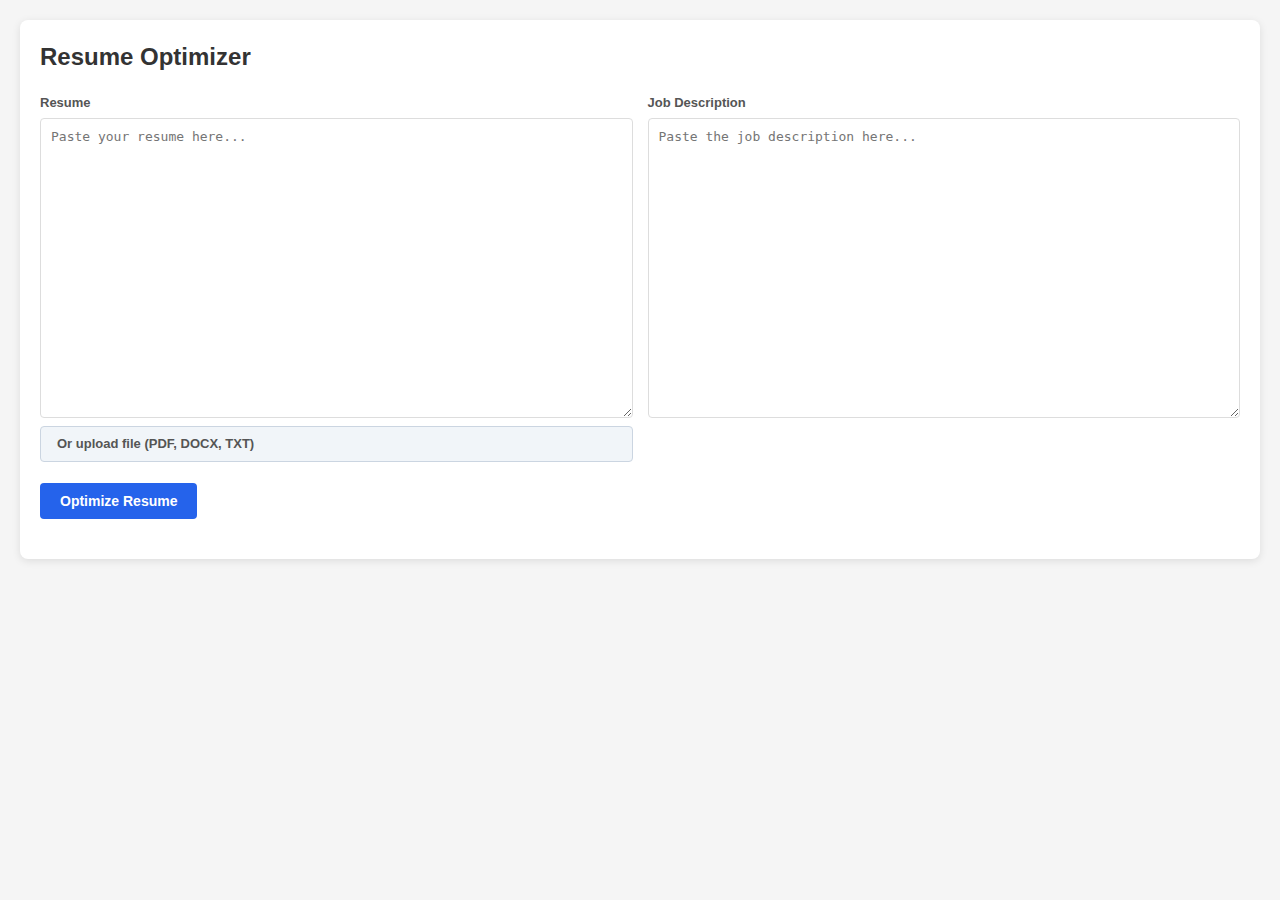
<file: templates/resume_analyzer_compact.html>
<!DOCTYPE html>
<html lang="en">
<head>
    <meta charset="UTF-8">
    <meta name="viewport" content="width=device-width, initial-scale=1.0">
    <title>Resume Optimizer</title>
    <style>
        * {
            margin: 0;
            padding: 0;
            box-sizing: border-box;
        }

        body {
            font-family: -apple-system, BlinkMacSystemFont, "Segoe UI", Roboto, sans-serif;
            background: #f5f5f5;
            padding: 20px;
            line-height: 1.4;
        }

        .container {
            max-width: 1400px;
            margin: 0 auto;
            background: white;
            border-radius: 8px;
            box-shadow: 0 2px 8px rgba(0,0,0,0.1);
            padding: 20px;
        }

        h1 {
            font-size: 24px;
            margin-bottom: 20px;
            color: #333;
        }

        .input-grid {
            display: grid;
            grid-template-columns: 1fr 1fr;
            gap: 15px;
            margin-bottom: 15px;
        }

        .input-section {
            display: flex;
            flex-direction: column;
        }

        label {
            font-size: 13px;
            font-weight: 600;
            margin-bottom: 6px;
            color: #555;
        }

        textarea {
            padding: 10px;
            border: 1px solid #ddd;
            border-radius: 4px;
            font-size: 13px;
            resize: vertical;
            min-height: 300px;
            font-family: monospace;
        }

        .actions {
            display: flex;
            gap: 10px;
            margin-bottom: 20px;
            align-items: center;
        }

        button {
            padding: 10px 20px;
            border: none;
            border-radius: 4px;
            font-size: 14px;
            font-weight: 600;
            cursor: pointer;
            transition: all 0.2s;
        }

        .btn-primary {
            background: #2563eb;
            color: white;
        }

        .btn-primary:hover {
            background: #1d4ed8;
        }

        .btn-primary:disabled {
            background: #94a3b8;
            cursor: not-allowed;
        }

        .btn-secondary {
            background: #10b981;
            color: white;
        }

        .btn-secondary:hover {
            background: #059669;
        }

        .file-upload {
            display: inline-block;
            padding: 8px 16px;
            background: #f1f5f9;
            border: 1px solid #cbd5e1;
            border-radius: 4px;
            font-size: 13px;
            cursor: pointer;
        }

        .file-upload input {
            display: none;
        }

        .status {
            padding: 8px 12px;
            border-radius: 4px;
            font-size: 13px;
            display: none;
        }

        .status.show {
            display: inline-block;
        }

        .status.success {
            background: #d1fae5;
            color: #065f46;
        }

        .status.error {
            background: #fee2e2;
            color: #991b1b;
        }

        .status.info {
            background: #dbeafe;
            color: #1e40af;
        }

        .results {
            display: none;
            margin-top: 20px;
            padding-top: 20px;
            border-top: 2px solid #e5e7eb;
        }

        .results.show {
            display: block;
        }

        .score-bar {
            display: flex;
            gap: 15px;
            margin-bottom: 20px;
            padding: 15px;
            background: #f8fafc;
            border-radius: 6px;
        }

        .score-item {
            flex: 1;
            text-align: center;
        }

        .score-value {
            font-size: 32px;
            font-weight: 700;
            color: #2563eb;
        }

        .score-label {
            font-size: 12px;
            color: #64748b;
            margin-top: 4px;
        }

        .improvement {
            display: inline-block;
            margin-left: 8px;
            padding: 2px 8px;
            background: #d1fae5;
            color: #065f46;
            border-radius: 12px;
            font-size: 11px;
            font-weight: 600;
        }

        .resume-preview {
            background: #f8fafc;
            padding: 15px;
            border-radius: 6px;
            max-height: 400px;
            overflow-y: auto;
            font-family: monospace;
            font-size: 12px;
            white-space: pre-wrap;
            margin-top: 15px;
        }

        .loading {
            display: none;
            align-items: center;
            gap: 10px;
        }

        .loading.show {
            display: flex;
        }

        .spinner {
            border: 3px solid #f3f4f6;
            border-top: 3px solid #2563eb;
            border-radius: 50%;
            width: 20px;
            height: 20px;
            animation: spin 1s linear infinite;
        }

        @keyframes spin {
            0% { transform: rotate(0deg); }
            100% { transform: rotate(360deg); }
        }

        .tabs {
            display: flex;
            gap: 4px;
            border-bottom: 2px solid #e5e7eb;
            margin-bottom: 15px;
        }

        .tab {
            padding: 8px 16px;
            cursor: pointer;
            border: none;
            background: none;
            font-size: 13px;
            font-weight: 500;
            color: #64748b;
            border-bottom: 2px solid transparent;
            margin-bottom: -2px;
        }

        .tab.active {
            color: #2563eb;
            border-bottom-color: #2563eb;
        }

        .tab-content {
            display: none;
        }

        .tab-content.active {
            display: block;
        }
    </style>
</head>
<body>
    <div class="container">
        <h1>Resume Optimizer</h1>

        <div class="input-grid">
            <div class="input-section">
                <label>Resume</label>
                <textarea id="resumeText" placeholder="Paste your resume here..."></textarea>
                <label class="file-upload" style="margin-top: 8px;">
                    <input type="file" id="resumeFile" accept=".pdf,.docx,.doc,.txt">
                    Or upload file (PDF, DOCX, TXT)
                </label>
            </div>

            <div class="input-section">
                <label>Job Description</label>
                <textarea id="jobDescription" placeholder="Paste the job description here..."></textarea>
            </div>
        </div>

        <div class="actions">
            <button class="btn-primary" id="optimizeBtn">Optimize Resume</button>
            <div class="loading" id="loading">
                <div class="spinner"></div>
                <span id="loadingText">Processing...</span>
            </div>
            <div class="status" id="status"></div>
        </div>

        <div class="results" id="results">
            <div class="score-bar">
                <div class="score-item">
                    <div class="score-value" id="originalScore">-</div>
                    <div class="score-label">Original Score</div>
                </div>
                <div class="score-item">
                    <div class="score-value" id="newScore">-</div>
                    <div class="score-label">Optimized Score</div>
                </div>
                <div class="score-item">
                    <div class="score-value" id="improvement" style="color: #10b981;">-</div>
                    <div class="score-label">Improvement</div>
                </div>
            </div>

            <div class="tabs">
                <button class="tab active" data-tab="optimized">Optimized Resume</button>
                <button class="tab" data-tab="analytics">Analytics</button>
            </div>

            <div class="tab-content active" id="tab-optimized">
                <button class="btn-secondary" id="downloadBtn">Download Resume</button>
                <div class="resume-preview" id="resumePreview"></div>
            </div>

            <div class="tab-content" id="tab-analytics">
                <div id="analyticsContent"></div>
            </div>
        </div>
    </div>

    <script>
        const resumeText = document.getElementById('resumeText');
        const jobDescription = document.getElementById('jobDescription');
        const optimizeBtn = document.getElementById('optimizeBtn');
        const loading = document.getElementById('loading');
        const status = document.getElementById('status');
        const results = document.getElementById('results');
        const resumePreview = document.getElementById('resumePreview');
        const downloadBtn = document.getElementById('downloadBtn');
        const resumeFile = document.getElementById('resumeFile');

        let optimizedResume = '';
        let downloadResume = '';

        // File upload
        resumeFile.addEventListener('change', async (e) => {
            const file = e.target.files[0];
            if (!file) return;

            const formData = new FormData();
            formData.append('file', file);

            try {
                const response = await fetch('/api/upload-resume', {
                    method: 'POST',
                    body: formData
                });

                const data = await response.json();
                if (data.success) {
                    resumeText.value = data.text;
                    showStatus('Resume uploaded successfully', 'success');
                } else {
                    showStatus('Upload failed: ' + data.error, 'error');
                }
            } catch (error) {
                showStatus('Upload error: ' + error.message, 'error');
            }
        });

        // Tab switching
        document.querySelectorAll('.tab').forEach(tab => {
            tab.addEventListener('click', () => {
                const tabName = tab.dataset.tab;
                document.querySelectorAll('.tab').forEach(t => t.classList.remove('active'));
                document.querySelectorAll('.tab-content').forEach(c => c.classList.remove('active'));
                tab.classList.add('active');
                document.getElementById('tab-' + tabName).classList.add('active');
            });
        });

        // Optimize
        optimizeBtn.addEventListener('click', async () => {
            const resume = resumeText.value.trim();
            const job = jobDescription.value.trim();

            if (!resume || !job) {
                showStatus('Please enter both resume and job description', 'error');
                return;
            }

            setLoading(true, 'Optimizing resume...');
            hideStatus();
            results.classList.remove('show');

            try {
                const response = await fetch('/api/optimize', {
                    method: 'POST',
                    headers: { 'Content-Type': 'application/json' },
                    body: JSON.stringify({
                        resume_text: resume,
                        job_description: job,
                        provider: 'groq',
                        template: 'professional_modern'
                    })
                });

                const data = await response.json();

                if (data.success) {
                    optimizedResume = data.optimized_resume;
                    downloadResume = data.download_resume;

                    // Show scores
                    const scores = data.score_comparison;
                    document.getElementById('originalScore').textContent = scores.original_score + '%';
                    document.getElementById('newScore').textContent = scores.new_score + '%';
                    document.getElementById('improvement').textContent = '+' + scores.improvement + '%';

                    // Show resume
                    resumePreview.textContent = optimizedResume;

                    // Show analytics
                    if (data.analytics) {
                        showAnalytics(data.analytics);
                    }

                    results.classList.add('show');
                    showStatus('Resume optimized successfully!', 'success');
                } else {
                    showStatus('Optimization failed: ' + data.error, 'error');
                }
            } catch (error) {
                showStatus('Error: ' + error.message, 'error');
            } finally {
                setLoading(false);
            }
        });

        // Download
        downloadBtn.addEventListener('click', () => {
            const blob = new Blob([downloadResume], { type: 'text/plain' });
            const url = URL.createObjectURL(blob);
            const a = document.createElement('a');
            a.href = url;
            a.download = 'optimized_resume.txt';
            a.click();
            URL.revokeObjectURL(url);
        });

        function setLoading(isLoading, text = 'Processing...') {
            if (isLoading) {
                loading.classList.add('show');
                document.getElementById('loadingText').textContent = text;
                optimizeBtn.disabled = true;
            } else {
                loading.classList.remove('show');
                optimizeBtn.disabled = false;
            }
        }

        function showStatus(message, type) {
            status.textContent = message;
            status.className = 'status show ' + type;
        }

        function hideStatus() {
            status.classList.remove('show');
        }

        function showAnalytics(analytics) {
            const content = document.getElementById('analyticsContent');

            let html = '<div style="padding: 15px; background: #f8fafc; border-radius: 6px;">';

            // Keyword analysis
            if (analytics.keyword_analysis) {
                const ka = analytics.keyword_analysis;
                html += `
                    <div style="margin-bottom: 20px;">
                        <h3 style="font-size: 16px; margin-bottom: 10px;">Keyword Analysis</h3>
                        <div style="display: grid; grid-template-columns: repeat(3, 1fr); gap: 10px;">
                            <div style="background: white; padding: 10px; border-radius: 4px;">
                                <div style="font-size: 20px; font-weight: 700; color: #2563eb;">${ka.total_matched_keywords || 0}</div>
                                <div style="font-size: 11px; color: #64748b;">Keywords Matched</div>
                            </div>
                            <div style="background: white; padding: 10px; border-radius: 4px;">
                                <div style="font-size: 20px; font-weight: 700; color: #10b981;">${ka.keywords_added || 0}</div>
                                <div style="font-size: 11px; color: #64748b;">Keywords Added</div>
                            </div>
                            <div style="background: white; padding: 10px; border-radius: 4px;">
                                <div style="font-size: 20px; font-weight: 700; color: #f59e0b;">${ka.coverage_percentage || 0}%</div>
                                <div style="font-size: 11px; color: #64748b;">Coverage</div>
                            </div>
                        </div>
                    </div>
                `;
            }

            // Changes made
            if (analytics.change_explanations && analytics.change_explanations.length > 0) {
                html += `
                    <div style="margin-bottom: 20px;">
                        <h3 style="font-size: 16px; margin-bottom: 10px;">Key Changes</h3>
                        <div style="background: white; padding: 12px; border-radius: 4px; max-height: 200px; overflow-y: auto;">
                `;

                analytics.change_explanations.slice(0, 5).forEach(change => {
                    html += `<div style="margin-bottom: 8px; padding-bottom: 8px; border-bottom: 1px solid #e5e7eb; font-size: 13px;">
                        <strong>${change.section}</strong>: ${change.explanation}
                    </div>`;
                });

                html += '</div></div>';
            }

            html += '</div>';
            content.innerHTML = html;
        }
    </script>
</body>
</html>
</file>
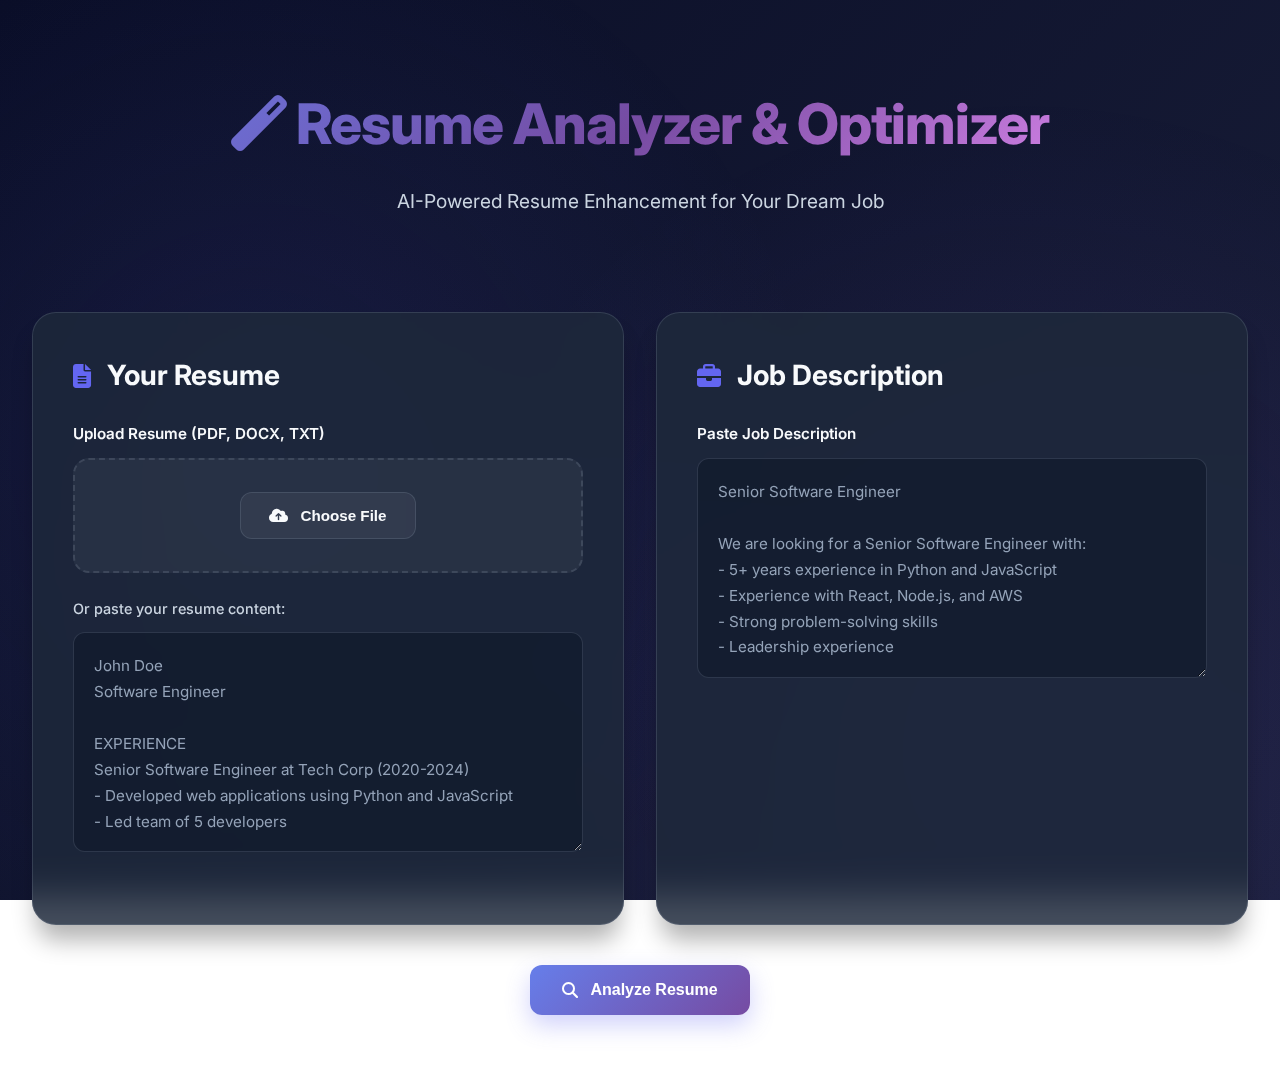
<file: templates/resume_analyzer_new.html>
<!DOCTYPE html>
<html lang="en">
<head>
    <meta charset="UTF-8">
    <meta name="viewport" content="width=device-width, initial-scale=1.0">
    <title>Resume Analyzer & Optimizer | AI-Powered Resume Enhancement</title>
    <link rel="stylesheet" href="https://cdnjs.cloudflare.com/ajax/libs/font-awesome/6.4.0/css/all.min.css">
    <link href="https://fonts.googleapis.com/css2?family=Inter:wght@300;400;500;600;700;800&display=swap" rel="stylesheet">
    <style>
        * {
            margin: 0;
            padding: 0;
            box-sizing: border-box;
        }

        :root {
            --primary: #6366f1;
            --primary-dark: #4f46e5;
            --primary-light: #818cf8;
            --success: #10b981;
            --warning: #f59e0b;
            --danger: #ef4444;
            --bg: #0a0e27;
            --bg-gradient: linear-gradient(135deg, #0a0e27 0%, #1a1f3a 100%);
            --bg-card: rgba(30, 41, 59, 0.8);
            --bg-card-hover: rgba(51, 65, 85, 0.9);
            --bg-glass: rgba(255, 255, 255, 0.05);
            --text: #f8fafc;
            --text-muted: #cbd5e1;
            --text-light: #94a3b8;
            --border: rgba(148, 163, 184, 0.2);
            --shadow: 0 20px 25px -5px rgba(0, 0, 0, 0.3);
            --shadow-lg: 0 25px 50px -12px rgba(0, 0, 0, 0.5);
        }

        body {
            font-family: 'Inter', -apple-system, BlinkMacSystemFont, sans-serif;
            background: var(--bg-gradient);
            background-attachment: fixed;
            color: var(--text);
            line-height: 1.6;
            min-height: 100vh;
            position: relative;
            overflow-x: hidden;
        }

        body::before {
            content: '';
            position: fixed;
            top: 0;
            left: 0;
            width: 100%;
            height: 100%;
            background: 
                radial-gradient(circle at 20% 50%, rgba(99, 102, 241, 0.1) 0%, transparent 50%),
                radial-gradient(circle at 80% 80%, rgba(139, 92, 246, 0.1) 0%, transparent 50%);
            pointer-events: none;
            z-index: 0;
        }

        .container {
            max-width: 1400px;
            margin: 0 auto;
            padding: 2rem;
            position: relative;
            z-index: 1;
        }

        .header {
            text-align: center;
            margin-bottom: 3rem;
            padding: 3rem 0;
            animation: fadeInDown 0.6s ease-out;
        }

        .header h1 {
            font-size: clamp(2rem, 5vw, 3.5rem);
            font-weight: 800;
            background: linear-gradient(135deg, #667eea 0%, #764ba2 50%, #f093fb 100%);
            -webkit-background-clip: text;
            -webkit-text-fill-color: transparent;
            background-clip: text;
            margin-bottom: 1rem;
            letter-spacing: -0.02em;
        }

        .header p {
            color: var(--text-muted);
            font-size: 1.2rem;
            font-weight: 400;
        }

        .main-content {
            display: grid;
            grid-template-columns: 1fr 1fr;
            gap: 2rem;
            margin-bottom: 2rem;
            animation: fadeInUp 0.8s ease-out;
        }

        .card {
            background: var(--bg-card);
            backdrop-filter: blur(20px);
            border: 1px solid var(--border);
            border-radius: 24px;
            padding: 2.5rem;
            transition: all 0.3s cubic-bezier(0.4, 0, 0.2, 1);
            box-shadow: var(--shadow);
        }

        .card:hover {
            transform: translateY(-4px);
            box-shadow: var(--shadow-lg);
            border-color: var(--primary-light);
        }

        .card h2 {
            font-size: 1.75rem;
            margin-bottom: 1.5rem;
            display: flex;
            align-items: center;
            gap: 1rem;
            font-weight: 700;
            color: var(--text);
        }

        .card h2 i {
            color: var(--primary);
            font-size: 1.5rem;
        }

        .form-group {
            margin-bottom: 1.5rem;
        }

        .form-group label {
            display: block;
            margin-bottom: 0.75rem;
            font-weight: 600;
            color: var(--text);
            font-size: 0.95rem;
        }

        .upload-area {
            border: 2px dashed var(--border);
            border-radius: 16px;
            padding: 2rem;
            text-align: center;
            transition: all 0.3s;
            background: var(--bg-glass);
            margin-bottom: 1rem;
        }

        .upload-area:hover {
            border-color: var(--primary);
            background: rgba(99, 102, 241, 0.1);
        }

        .btn {
            padding: 1rem 2rem;
            border: none;
            border-radius: 12px;
            font-size: 1rem;
            font-weight: 600;
            cursor: pointer;
            transition: all 0.3s cubic-bezier(0.4, 0, 0.2, 1);
            display: inline-flex;
            align-items: center;
            gap: 0.75rem;
            position: relative;
            overflow: hidden;
        }

        .btn::before {
            content: '';
            position: absolute;
            top: 50%;
            left: 50%;
            width: 0;
            height: 0;
            border-radius: 50%;
            background: rgba(255, 255, 255, 0.2);
            transform: translate(-50%, -50%);
            transition: width 0.6s, height 0.6s;
        }

        .btn:hover::before {
            width: 300px;
            height: 300px;
        }

        .btn-primary {
            background: linear-gradient(135deg, #667eea 0%, #764ba2 100%);
            color: white;
            box-shadow: 0 10px 25px rgba(99, 102, 241, 0.3);
        }

        .btn-primary:hover {
            transform: translateY(-3px);
            box-shadow: 0 15px 35px rgba(99, 102, 241, 0.4);
        }

        .btn-primary:active {
            transform: translateY(-1px);
        }

        .btn-download {
            background: linear-gradient(135deg, #10b981 0%, #059669 100%);
            color: white;
            padding: 0.875rem 1.75rem;
            font-size: 0.95rem;
            box-shadow: 0 8px 20px rgba(16, 185, 129, 0.3);
        }

        .btn-download:hover {
            transform: translateY(-2px);
            box-shadow: 0 12px 28px rgba(16, 185, 129, 0.4);
        }

        .btn-upload {
            background: var(--bg-glass);
            color: var(--text);
            border: 1px solid var(--border);
            padding: 0.875rem 1.75rem;
            font-size: 0.95rem;
        }

        .btn-upload:hover {
            background: rgba(99, 102, 241, 0.2);
            border-color: var(--primary);
            color: var(--primary-light);
        }

        .btn:disabled {
            opacity: 0.5;
            cursor: not-allowed;
            transform: none !important;
        }

        textarea {
            width: 100%;
            padding: 1.25rem;
            background: rgba(15, 23, 42, 0.6);
            border: 1px solid var(--border);
            border-radius: 12px;
            color: var(--text);
            font-family: inherit;
            font-size: 0.95rem;
            resize: vertical;
            min-height: 220px;
            transition: all 0.3s;
            line-height: 1.7;
        }

        textarea:focus {
            outline: none;
            border-color: var(--primary);
            box-shadow: 0 0 0 4px rgba(99, 102, 241, 0.15);
            background: rgba(15, 23, 42, 0.8);
        }

        textarea::placeholder {
            color: var(--text-light);
        }

        .btn-center {
            text-align: center;
            margin: 2.5rem 0;
        }

        .loading {
            display: none;
            text-align: center;
            padding: 3rem 2rem;
            background: var(--bg-card);
            border-radius: 24px;
            margin: 2rem 0;
        }

        .loading.show {
            display: block;
            animation: fadeIn 0.3s ease-out;
        }

        .spinner {
            border: 4px solid var(--border);
            border-top: 4px solid var(--primary);
            border-radius: 50%;
            width: 50px;
            height: 50px;
            animation: spin 1s linear infinite;
            margin: 0 auto 1.5rem;
        }

        @keyframes spin {
            0% { transform: rotate(0deg); }
            100% { transform: rotate(360deg); }
        }

        @keyframes fadeIn {
            from { opacity: 0; }
            to { opacity: 1; }
        }

        @keyframes fadeInDown {
            from {
                opacity: 0;
                transform: translateY(-20px);
            }
            to {
                opacity: 1;
                transform: translateY(0);
            }
        }

        @keyframes fadeInUp {
            from {
                opacity: 0;
                transform: translateY(20px);
            }
            to {
                opacity: 1;
                transform: translateY(0);
            }
        }

        .message {
            padding: 1.25rem 1.5rem;
            border-radius: 12px;
            margin-bottom: 1.5rem;
            display: none;
            animation: slideIn 0.3s ease-out;
            font-weight: 500;
        }

        .message.show {
            display: block;
        }

        @keyframes slideIn {
            from {
                opacity: 0;
                transform: translateX(-20px);
            }
            to {
                opacity: 1;
                transform: translateX(0);
            }
        }

        .message-success {
            background: rgba(16, 185, 129, 0.15);
            border: 1px solid var(--success);
            color: var(--success);
        }

        .message-error {
            background: rgba(239, 68, 68, 0.15);
            border: 1px solid var(--danger);
            color: var(--danger);
        }

        .results-section {
            margin-top: 2rem;
            animation: fadeInUp 0.6s ease-out;
        }

        .match-score-card {
            background: var(--bg-card);
            backdrop-filter: blur(20px);
            border: 1px solid var(--border);
            border-radius: 24px;
            padding: 3rem 2rem;
            text-align: center;
            margin-bottom: 2rem;
            box-shadow: var(--shadow);
            position: relative;
            overflow: hidden;
        }

        .match-score-card::before {
            content: '';
            position: absolute;
            top: 0;
            left: 0;
            right: 0;
            height: 4px;
            background: linear-gradient(90deg, #667eea, #764ba2, #f093fb);
        }

        .score-circle {
            width: 180px;
            height: 180px;
            border-radius: 50%;
            display: flex;
            flex-direction: column;
            align-items: center;
            justify-content: center;
            margin: 0 auto 2rem;
            font-size: 3rem;
            font-weight: 800;
            position: relative;
            transition: all 0.5s cubic-bezier(0.4, 0, 0.2, 1);
            box-shadow: 0 20px 40px rgba(0, 0, 0, 0.3);
        }

        .score-circle::after {
            content: '';
            position: absolute;
            inset: -4px;
            border-radius: 50%;
            padding: 4px;
            background: linear-gradient(135deg, transparent, rgba(255, 255, 255, 0.1));
            -webkit-mask: linear-gradient(#fff 0 0) content-box, linear-gradient(#fff 0 0);
            -webkit-mask-composite: xor;
            mask-composite: exclude;
        }

        .score-high {
            background: linear-gradient(135deg, #10b981 0%, #059669 100%);
            color: white;
        }

        .score-medium {
            background: linear-gradient(135deg, #f59e0b 0%, #d97706 100%);
            color: white;
        }

        .score-low {
            background: linear-gradient(135deg, #ef4444 0%, #dc2626 100%);
            color: white;
        }

        #score-value {
            font-size: 3.5rem;
            line-height: 1;
            margin-bottom: 0.5rem;
        }

        #score-message {
            font-size: 1.75rem;
            font-weight: 700;
            margin-bottom: 0.75rem;
        }

        #score-description {
            color: var(--text-muted);
            font-size: 1.1rem;
        }

        .analysis-card {
            background: var(--bg-card);
            backdrop-filter: blur(20px);
            border: 1px solid var(--border);
            border-radius: 20px;
            padding: 2rem;
            margin-bottom: 1.5rem;
            transition: all 0.3s;
            box-shadow: var(--shadow);
        }

        .analysis-card:hover {
            transform: translateY(-2px);
            box-shadow: var(--shadow-lg);
        }

        .analysis-card h3 {
            font-size: 1.5rem;
            margin-bottom: 1.5rem;
            display: flex;
            align-items: center;
            gap: 0.75rem;
            font-weight: 700;
        }

        .analysis-card h3 i {
            font-size: 1.25rem;
        }

        .strengths-list, .improvements-list, .suggestions-list {
            list-style: none;
        }

        .strengths-list li, .improvements-list li {
            padding: 1rem 1.25rem;
            margin-bottom: 0.75rem;
            border-radius: 12px;
            display: flex;
            align-items: start;
            gap: 1rem;
            transition: all 0.2s;
        }

        .strengths-list li:hover, .improvements-list li:hover {
            transform: translateX(4px);
        }

        .strengths-list li {
            background: rgba(16, 185, 129, 0.15);
            border-left: 4px solid var(--success);
        }

        .strengths-list li i {
            color: var(--success);
            margin-top: 0.25rem;
        }

        .improvements-list li {
            background: rgba(245, 158, 11, 0.15);
            border-left: 4px solid var(--warning);
        }

        .improvements-list li i {
            color: var(--warning);
            margin-top: 0.25rem;
        }

        .suggestions-list li {
            padding: 1.25rem;
            margin-bottom: 1rem;
            background: rgba(99, 102, 241, 0.1);
            border-radius: 12px;
            border-left: 4px solid var(--primary);
            transition: all 0.2s;
            line-height: 1.7;
        }

        .suggestions-list li:hover {
            background: rgba(99, 102, 241, 0.15);
            transform: translateX(4px);
        }

        .optimization-section {
            display: none;
            margin-top: 2rem;
            animation: fadeInUp 0.5s ease-out;
        }

        .optimization-section.show {
            display: block;
        }

        .comparison-view {
            display: grid;
            grid-template-columns: 1fr 1fr;
            gap: 2rem;
            margin-top: 2rem;
        }

        .resume-panel {
            background: rgba(15, 23, 42, 0.6);
            border: 1px solid var(--border);
            border-radius: 16px;
            padding: 2rem;
            transition: all 0.3s;
        }

        .resume-panel:hover {
            border-color: var(--primary);
            box-shadow: 0 10px 25px rgba(99, 102, 241, 0.2);
        }

        .resume-panel h4 {
            margin-bottom: 1.5rem;
            color: var(--primary-light);
            font-size: 1.25rem;
            font-weight: 700;
            display: flex;
            align-items: center;
            gap: 0.75rem;
        }

        .resume-content {
            white-space: pre-wrap;
            font-family: 'Courier New', 'Monaco', monospace;
            font-size: 0.9rem;
            line-height: 1.8;
            color: var(--text-muted);
            max-height: 600px;
            overflow-y: auto;
            padding: 1rem;
            background: rgba(0, 0, 0, 0.2);
            border-radius: 8px;
        }

        .resume-content::-webkit-scrollbar {
            width: 8px;
        }

        .resume-content::-webkit-scrollbar-track {
            background: rgba(0, 0, 0, 0.2);
            border-radius: 4px;
        }

        .resume-content::-webkit-scrollbar-thumb {
            background: var(--primary);
            border-radius: 4px;
        }

        .resume-content::-webkit-scrollbar-thumb:hover {
            background: var(--primary-light);
        }

        @media (max-width: 968px) {
            .main-content {
                grid-template-columns: 1fr;
            }
            
            .comparison-view {
                grid-template-columns: 1fr;
            }

            .container {
                padding: 1rem;
            }

            .card {
                padding: 1.5rem;
            }
        }

        .filename-display {
            margin-top: 0.75rem;
            padding: 0.75rem 1rem;
            background: rgba(99, 102, 241, 0.1);
            border-radius: 8px;
            color: var(--primary-light);
            font-size: 0.9rem;
            display: inline-flex;
            align-items: center;
            gap: 0.5rem;
        }
    </style>
</head>
<body>
    <div class="container">
        <div class="header">
            <h1><i class="fas fa-magic"></i> Resume Analyzer & Optimizer</h1>
            <p>AI-Powered Resume Enhancement for Your Dream Job</p>
        </div>

        <div id="message" class="message"></div>

        <div class="main-content">
            <div class="card">
                <h2><i class="fas fa-file-alt"></i> Your Resume</h2>
                <div class="form-group">
                    <label for="resume-upload">Upload Resume (PDF, DOCX, TXT)</label>
                    <div class="upload-area">
                        <input type="file" id="resume-upload" accept=".pdf,.docx,.doc,.txt" style="display: none;" onchange="handleResumeUpload(event)">
                        <button type="button" class="btn btn-upload" onclick="document.getElementById('resume-upload').click()">
                            <i class="fas fa-cloud-upload-alt"></i> Choose File
                        </button>
                        <div id="resume-filename" class="filename-display" style="display: none;"></div>
                    </div>
                    <div style="margin-top: 1.5rem;">
                        <label style="font-size: 0.9rem; color: var(--text-muted); font-weight: 500;">Or paste your resume content:</label>
                        <textarea id="resume-text" placeholder="John Doe&#10;Software Engineer&#10;&#10;EXPERIENCE&#10;Senior Software Engineer at Tech Corp (2020-2024)&#10;- Developed web applications using Python and JavaScript&#10;- Led team of 5 developers&#10;&#10;SKILLS&#10;Python, JavaScript, React, AWS, Docker"></textarea>
                    </div>
                </div>
            </div>

            <div class="card">
                <h2><i class="fas fa-briefcase"></i> Job Description</h2>
                <div class="form-group">
                    <label for="job-description">Paste Job Description</label>
                    <textarea id="job-description" placeholder="Senior Software Engineer&#10;&#10;We are looking for a Senior Software Engineer with:&#10;- 5+ years experience in Python and JavaScript&#10;- Experience with React, Node.js, and AWS&#10;- Strong problem-solving skills&#10;- Leadership experience"></textarea>
                </div>
            </div>
        </div>

        <div class="btn-center">
            <button class="btn btn-primary" onclick="analyzeResume()">
                <i class="fas fa-search"></i> Analyze Resume
            </button>
        </div>

        <div id="loading" class="loading">
            <div class="spinner"></div>
            <p style="font-size: 1.1rem; color: var(--text-muted);">Analyzing your resume...</p>
        </div>

        <div id="results" style="display: none;" class="results-section">
            <div class="match-score-card">
                <div id="score-circle" class="score-circle">
                    <span id="score-value">0%</span>
                </div>
                <h2 id="score-message">Analyzing...</h2>
                <p id="score-description"></p>
            </div>

            <div class="analysis-card">
                <h3><i class="fas fa-check-circle" style="color: var(--success);"></i> Strengths</h3>
                <ul id="strengths-list" class="strengths-list"></ul>
            </div>

            <div class="analysis-card">
                <h3><i class="fas fa-exclamation-triangle" style="color: var(--warning);"></i> Improvements Needed</h3>
                <ul id="improvements-list" class="improvements-list"></ul>
            </div>

            <div class="analysis-card">
                <h3><i class="fas fa-lightbulb" style="color: var(--primary);"></i> Content Suggestions</h3>
                <ol id="suggestions-list" class="suggestions-list"></ol>
            </div>

            <div id="optimization-section" class="optimization-section">
                <div class="btn-center">
                    <button class="btn btn-primary" onclick="optimizeResume()">
                        <i class="fas fa-magic"></i> Optimize Resume
                    </button>
                </div>
            </div>
        </div>

        <div id="optimization-results" style="display: none;" class="results-section">
            <div class="analysis-card">
                <h3><i class="fas fa-code-branch" style="color: var(--primary);"></i> Before / After Comparison</h3>
                <div class="comparison-view">
                    <div class="resume-panel">
                        <h4><i class="fas fa-file-alt"></i> Original Resume</h4>
                        <div id="original-resume" class="resume-content"></div>
                    </div>
                    <div class="resume-panel">
                        <div style="display: flex; justify-content: space-between; align-items: center; margin-bottom: 1.5rem;">
                            <h4 style="margin: 0;"><i class="fas fa-star"></i> Optimized Resume</h4>
                            <button class="btn btn-download" onclick="downloadOptimizedResume()" id="download-btn" style="display: none;">
                                <i class="fas fa-download"></i> Download
                            </button>
                        </div>
                        <div id="optimized-resume" class="resume-content"></div>
                    </div>
                </div>
            </div>
        </div>
    </div>

    <script>
        let currentResumeText = '';
        let currentJobDescription = '';
        let currentSuggestions = [];

        function showMessage(text, type = 'success') {
            const messageEl = document.getElementById('message');
            messageEl.textContent = text;
            messageEl.className = `message message-${type} show`;
            setTimeout(() => {
                messageEl.classList.remove('show');
            }, 5000);
        }

        async function handleResumeUpload(event) {
            const file = event.target.files[0];
            if (!file) return;

            const filenameEl = document.getElementById('resume-filename');
            filenameEl.innerHTML = `<i class="fas fa-file"></i> ${file.name}`;
            filenameEl.style.display = 'inline-flex';
            
            document.getElementById('loading').classList.add('show');
            document.getElementById('loading').querySelector('p').textContent = 'Uploading and parsing resume...';

            try {
                const formData = new FormData();
                formData.append('file', file);

                const response = await fetch('/api/upload-resume', {
                    method: 'POST',
                    body: formData
                });

                const data = await response.json();
                document.getElementById('loading').classList.remove('show');

                if (data.success) {
                    document.getElementById('resume-text').value = data.resume_text;
                    showMessage('Resume uploaded and parsed successfully!', 'success');
                } else {
                    showMessage('Error: ' + (data.error || 'Failed to parse resume'), 'error');
                    filenameEl.style.display = 'none';
                }
            } catch (error) {
                document.getElementById('loading').classList.remove('show');
                showMessage('Error uploading resume: ' + error.message, 'error');
                filenameEl.style.display = 'none';
            }
        }

        async function analyzeResume() {
            let resumeText = document.getElementById('resume-text').value.trim();
            const jobDescription = document.getElementById('job-description').value.trim();

            if (!resumeText || !jobDescription) {
                showMessage('Please upload/paste resume and enter job description', 'error');
                return;
            }

            currentResumeText = resumeText;
            currentJobDescription = jobDescription;

            document.getElementById('loading').classList.add('show');
            document.getElementById('results').style.display = 'none';
            document.getElementById('optimization-results').style.display = 'none';

            try {
                const response = await fetch('/api/analyze', {
                    method: 'POST',
                    headers: { 'Content-Type': 'application/json' },
                    body: JSON.stringify({
                        resume_text: resumeText,
                        job_description: jobDescription
                    })
                });

                const data = await response.json();
                document.getElementById('loading').classList.remove('show');

                if (!data.success) {
                    showMessage('Error: ' + (data.error || 'Unknown error'), 'error');
                    return;
                }

                displayAnalysisResults(data);

            } catch (error) {
                document.getElementById('loading').classList.remove('show');
                showMessage('Error analyzing resume: ' + error.message, 'error');
            }
        }

        function displayAnalysisResults(data) {
            const score = data.match_score;
            const scoreCircle = document.getElementById('score-circle');
            const scoreValue = document.getElementById('score-value');
            const scoreMessage = document.getElementById('score-message');
            const scoreDescription = document.getElementById('score-description');

            // Animate score
            let currentScore = 0;
            const increment = score / 30;
            const timer = setInterval(() => {
                currentScore += increment;
                if (currentScore >= score) {
                    currentScore = score;
                    clearInterval(timer);
                }
                scoreValue.textContent = Math.round(currentScore) + '%';
            }, 30);

            scoreCircle.className = 'score-circle ';
            if (score >= 70) {
                scoreCircle.classList.add('score-high');
                scoreMessage.textContent = 'Great Match!';
                scoreDescription.textContent = 'Your resume is well-matched with this job. No optimization needed!';
            } else if (score >= 50) {
                scoreCircle.classList.add('score-medium');
                scoreMessage.textContent = 'Good Match';
                scoreDescription.textContent = 'Your resume matches well, but could be improved.';
            } else {
                scoreCircle.classList.add('score-low');
                scoreMessage.textContent = 'Needs Improvement';
                scoreDescription.textContent = 'Your resume needs optimization to better match this job.';
            }

            const strengthsList = document.getElementById('strengths-list');
            strengthsList.innerHTML = data.strengths.map(s => 
                `<li><i class="fas fa-check"></i> <span>${s}</span></li>`
            ).join('');

            const improvementsList = document.getElementById('improvements-list');
            improvementsList.innerHTML = data.improvements_needed.map(i => 
                `<li><i class="fas fa-exclamation-circle"></i> <span>${i}</span></li>`
            ).join('');

            const suggestionsList = document.getElementById('suggestions-list');
            suggestionsList.innerHTML = data.content_suggestions.map((s, idx) => 
                `<li><strong>${idx + 1}.</strong> ${s}</li>`
            ).join('');

            const optimizationSection = document.getElementById('optimization-section');
            if (data.show_optimization) {
                optimizationSection.classList.add('show');
                currentSuggestions = data.content_suggestions;
            } else {
                optimizationSection.classList.remove('show');
            }

            document.getElementById('results').style.display = 'block';
            document.getElementById('results').scrollIntoView({ behavior: 'smooth', block: 'start' });
        }

        async function optimizeResume() {
            if (!currentResumeText || !currentJobDescription) {
                showMessage('Please analyze your resume first', 'error');
                return;
            }

            document.getElementById('loading').classList.add('show');
            document.getElementById('loading').querySelector('p').textContent = 'Optimizing your resume...';

            try {
                const response = await fetch('/api/optimize', {
                    method: 'POST',
                    headers: { 'Content-Type': 'application/json' },
                    body: JSON.stringify({
                        resume_text: currentResumeText,
                        job_description: currentJobDescription,
                        suggestions: currentSuggestions
                    })
                });

                const data = await response.json();
                document.getElementById('loading').classList.remove('show');

                if (!data.success) {
                    showMessage('Error: ' + (data.error || 'Unknown error'), 'error');
                    return;
                }

                document.getElementById('original-resume').textContent = data.original_resume;
                document.getElementById('optimized-resume').textContent = data.optimized_resume;
                document.getElementById('optimization-results').style.display = 'block';
                document.getElementById('download-btn').style.display = 'inline-flex';
                document.getElementById('optimization-results').scrollIntoView({ behavior: 'smooth', block: 'start' });

                showMessage('Resume optimized successfully!', 'success');

            } catch (error) {
                document.getElementById('loading').classList.remove('show');
                showMessage('Error optimizing resume: ' + error.message, 'error');
            }
        }

        function downloadOptimizedResume() {
            const optimizedResume = document.getElementById('optimized-resume').textContent;
            
            if (!optimizedResume || optimizedResume.trim() === '') {
                showMessage('No optimized resume to download', 'error');
                return;
            }

            const blob = new Blob([optimizedResume], { type: 'text/plain' });
            const url = window.URL.createObjectURL(blob);
            
            const a = document.createElement('a');
            a.href = url;
            a.download = 'optimized_resume.txt';
            document.body.appendChild(a);
            a.click();
            
            document.body.removeChild(a);
            window.URL.revokeObjectURL(url);
            
            showMessage('Resume downloaded successfully!', 'success');
        }
    </script>
</body>
</html>
</file>
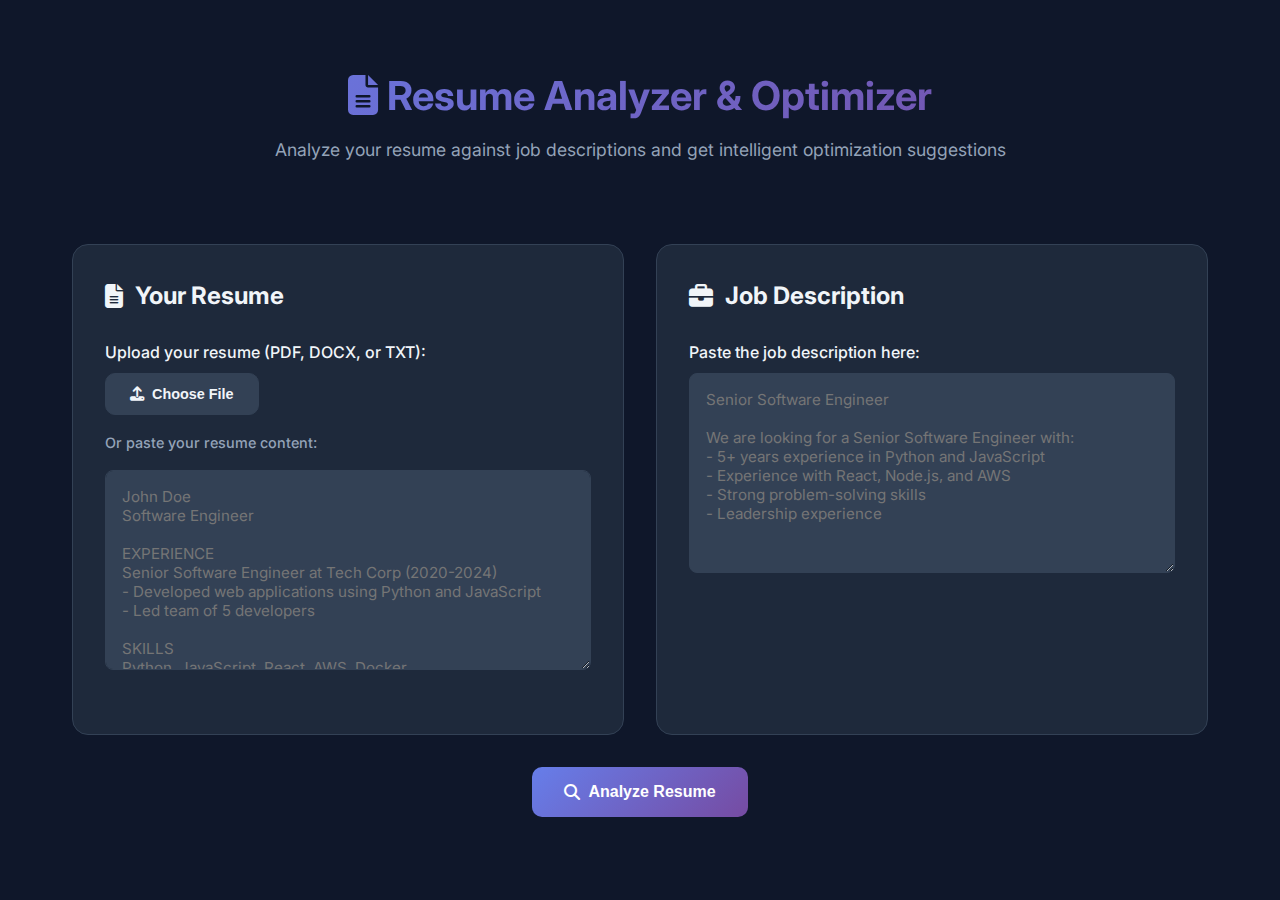
<file: templates/resume_analyzer_old.html>
<!DOCTYPE html>
<html lang="en">
<head>
    <meta charset="UTF-8">
    <meta name="viewport" content="width=device-width, initial-scale=1.0">
    <title>Resume Analyzer & Optimizer</title>
    <link rel="stylesheet" href="https://cdnjs.cloudflare.com/ajax/libs/font-awesome/6.4.0/css/all.min.css">
    <link href="https://fonts.googleapis.com/css2?family=Inter:wght@300;400;500;600;700&display=swap" rel="stylesheet">
    <style>
        * {
            margin: 0;
            padding: 0;
            box-sizing: border-box;
        }

        :root {
            --primary: #6366f1;
            --primary-dark: #4f46e5;
            --success: #10b981;
            --warning: #f59e0b;
            --danger: #ef4444;
            --bg: #0f172a;
            --bg-card: #1e293b;
            --bg-hover: #334155;
            --text: #f1f5f9;
            --text-muted: #94a3b8;
            --border: #334155;
        }

        body {
            font-family: 'Inter', sans-serif;
            background: var(--bg);
            color: var(--text);
            line-height: 1.6;
            min-height: 100vh;
        }

        .container {
            max-width: 1200px;
            margin: 0 auto;
            padding: 2rem;
        }

        .header {
            text-align: center;
            margin-bottom: 3rem;
            padding: 2rem 0;
        }

        .header h1 {
            font-size: 2.5rem;
            font-weight: 700;
            background: linear-gradient(135deg, #667eea 0%, #764ba2 100%);
            -webkit-background-clip: text;
            -webkit-text-fill-color: transparent;
            margin-bottom: 0.5rem;
        }

        .header p {
            color: var(--text-muted);
            font-size: 1.1rem;
        }

        .main-content {
            display: grid;
            grid-template-columns: 1fr 1fr;
            gap: 2rem;
            margin-bottom: 2rem;
        }

        .card {
            background: var(--bg-card);
            border: 1px solid var(--border);
            border-radius: 16px;
            padding: 2rem;
        }

        .card h2 {
            font-size: 1.5rem;
            margin-bottom: 1.5rem;
            display: flex;
            align-items: center;
            gap: 0.75rem;
        }

        .form-group {
            margin-bottom: 1.5rem;
        }

        .form-group label {
            display: block;
            margin-bottom: 0.5rem;
            font-weight: 500;
            color: var(--text);
        }

        textarea {
            width: 100%;
            padding: 1rem;
            background: var(--bg-hover);
            border: 1px solid var(--border);
            border-radius: 8px;
            color: var(--text);
            font-family: inherit;
            font-size: 0.95rem;
            resize: vertical;
            min-height: 200px;
        }

        textarea:focus {
            outline: none;
            border-color: var(--primary);
            box-shadow: 0 0 0 3px rgba(99, 102, 241, 0.1);
        }

        .btn {
            padding: 1rem 2rem;
            border: none;
            border-radius: 10px;
            font-size: 1rem;
            font-weight: 600;
            cursor: pointer;
            transition: all 0.3s;
            display: inline-flex;
            align-items: center;
            gap: 0.5rem;
        }

        .btn-primary {
            background: linear-gradient(135deg, #667eea 0%, #764ba2 100%);
            color: white;
        }

        .btn-primary:hover {
            transform: translateY(-2px);
            box-shadow: 0 10px 20px rgba(99, 102, 241, 0.3);
        }

        .btn-download {
            background: linear-gradient(135deg, #10b981 0%, #059669 100%);
            color: white;
            padding: 0.75rem 1.5rem;
            font-size: 0.9rem;
        }

        .btn-download:hover {
            transform: translateY(-2px);
            box-shadow: 0 10px 20px rgba(16, 185, 129, 0.3);
        }

        .btn-upload {
            background: var(--bg-hover);
            color: var(--text);
            border: 1px solid var(--border);
            padding: 0.75rem 1.5rem;
            font-size: 0.9rem;
        }

        .btn-upload:hover {
            background: var(--border);
            border-color: var(--primary);
        }

        .btn:disabled {
            opacity: 0.5;
            cursor: not-allowed;
        }

        .results-section {
            margin-top: 2rem;
        }

        .match-score-card {
            background: var(--bg-card);
            border: 1px solid var(--border);
            border-radius: 16px;
            padding: 2rem;
            text-align: center;
            margin-bottom: 2rem;
        }

        .score-circle {
            width: 150px;
            height: 150px;
            border-radius: 50%;
            display: flex;
            align-items: center;
            justify-content: center;
            margin: 0 auto 1.5rem;
            font-size: 2.5rem;
            font-weight: 700;
            position: relative;
        }

        .score-high {
            background: linear-gradient(135deg, #10b981 0%, #059669 100%);
            color: white;
        }

        .score-medium {
            background: linear-gradient(135deg, #f59e0b 0%, #d97706 100%);
            color: white;
        }

        .score-low {
            background: linear-gradient(135deg, #ef4444 0%, #dc2626 100%);
            color: white;
        }

        .analysis-card {
            background: var(--bg-card);
            border: 1px solid var(--border);
            border-radius: 16px;
            padding: 2rem;
            margin-bottom: 1.5rem;
        }

        .analysis-card h3 {
            font-size: 1.25rem;
            margin-bottom: 1rem;
            display: flex;
            align-items: center;
            gap: 0.5rem;
        }

        .strengths-list, .improvements-list, .suggestions-list {
            list-style: none;
        }

        .strengths-list li, .improvements-list li {
            padding: 0.75rem;
            margin-bottom: 0.5rem;
            border-radius: 8px;
            display: flex;
            align-items: start;
            gap: 0.75rem;
        }

        .strengths-list li {
            background: rgba(16, 185, 129, 0.1);
            border-left: 3px solid var(--success);
        }

        .improvements-list li {
            background: rgba(245, 158, 11, 0.1);
            border-left: 3px solid var(--warning);
        }

        .suggestions-list li {
            padding: 1rem;
            margin-bottom: 0.75rem;
            background: var(--bg-hover);
            border-radius: 8px;
            border-left: 3px solid var(--primary);
        }

        .optimization-section {
            display: none;
            margin-top: 2rem;
        }

        .optimization-section.show {
            display: block;
        }

        .comparison-view {
            display: grid;
            grid-template-columns: 1fr 1fr;
            gap: 1.5rem;
            margin-top: 1.5rem;
        }

        .resume-panel {
            background: var(--bg-hover);
            border: 1px solid var(--border);
            border-radius: 12px;
            padding: 1.5rem;
        }

        .resume-panel h4 {
            margin-bottom: 1rem;
            color: var(--primary);
        }

        .resume-content {
            white-space: pre-wrap;
            font-family: 'Courier New', monospace;
            font-size: 0.9rem;
            line-height: 1.8;
            color: var(--text-muted);
            max-height: 500px;
            overflow-y: auto;
        }

        .loading {
            display: none;
            text-align: center;
            padding: 2rem;
        }

        .loading.show {
            display: block;
        }

        .spinner {
            border: 3px solid var(--border);
            border-top: 3px solid var(--primary);
            border-radius: 50%;
            width: 40px;
            height: 40px;
            animation: spin 1s linear infinite;
            margin: 0 auto 1rem;
        }

        @keyframes spin {
            0% { transform: rotate(0deg); }
            100% { transform: rotate(360deg); }
        }

        .message {
            padding: 1rem;
            border-radius: 8px;
            margin-bottom: 1rem;
            display: none;
        }

        .message.show {
            display: block;
        }

        .message-success {
            background: rgba(16, 185, 129, 0.1);
            border: 1px solid var(--success);
            color: var(--success);
        }

        .message-error {
            background: rgba(239, 68, 68, 0.1);
            border: 1px solid var(--danger);
            color: var(--danger);
        }

        .btn-center {
            text-align: center;
            margin-top: 2rem;
        }

        @media (max-width: 768px) {
            .main-content {
                grid-template-columns: 1fr;
            }
            
            .comparison-view {
                grid-template-columns: 1fr;
            }
        }
    </style>
</head>
<body>
    <div class="container">
        <div class="header">
            <h1><i class="fas fa-file-alt"></i> Resume Analyzer & Optimizer</h1>
            <p>Analyze your resume against job descriptions and get intelligent optimization suggestions</p>
        </div>

        <div id="message" class="message"></div>

        <div class="main-content">
            <div class="card">
                <h2><i class="fas fa-file-alt"></i> Your Resume</h2>
                <div class="form-group">
                    <label for="resume-upload">Upload your resume (PDF, DOCX, or TXT):</label>
                    <div style="margin-bottom: 1rem;">
                        <input type="file" id="resume-upload" accept=".pdf,.docx,.doc,.txt" style="display: none;" onchange="handleResumeUpload(event)">
                        <button type="button" class="btn btn-upload" onclick="document.getElementById('resume-upload').click()">
                            <i class="fas fa-upload"></i> Choose File
                        </button>
                        <span id="resume-filename" style="margin-left: 1rem; color: var(--text-muted);"></span>
                    </div>
                    <div style="margin-top: 1rem;">
                        <label style="font-size: 0.9rem; color: var(--text-muted);">Or paste your resume content:</label>
                        <textarea id="resume-text" placeholder="John Doe&#10;Software Engineer&#10;&#10;EXPERIENCE&#10;Senior Software Engineer at Tech Corp (2020-2024)&#10;- Developed web applications using Python and JavaScript&#10;- Led team of 5 developers&#10;&#10;SKILLS&#10;Python, JavaScript, React, AWS, Docker" style="margin-top: 0.5rem;"></textarea>
                    </div>
                </div>
            </div>

            <div class="card">
                <h2><i class="fas fa-briefcase"></i> Job Description</h2>
                <div class="form-group">
                    <label for="job-description">Paste the job description here:</label>
                    <textarea id="job-description" placeholder="Senior Software Engineer&#10;&#10;We are looking for a Senior Software Engineer with:&#10;- 5+ years experience in Python and JavaScript&#10;- Experience with React, Node.js, and AWS&#10;- Strong problem-solving skills&#10;- Leadership experience"></textarea>
                </div>
            </div>
        </div>

        <div class="btn-center">
            <button class="btn btn-primary" onclick="analyzeResume()">
                <i class="fas fa-search"></i> Analyze Resume
            </button>
        </div>

        <div id="loading" class="loading">
            <div class="spinner"></div>
            <p>Analyzing your resume...</p>
        </div>

        <div id="results" style="display: none;">
            <div class="match-score-card">
                <div id="score-circle" class="score-circle">
                    <span id="score-value">0%</span>
                </div>
                <h2 id="score-message">Analyzing...</h2>
                <p id="score-description"></p>
            </div>

            <div class="analysis-card">
                <h3><i class="fas fa-check-circle"></i> Strengths</h3>
                <ul id="strengths-list" class="strengths-list"></ul>
            </div>

            <div class="analysis-card">
                <h3><i class="fas fa-exclamation-triangle"></i> Improvements Needed</h3>
                <ul id="improvements-list" class="improvements-list"></ul>
            </div>

            <div class="analysis-card">
                <h3><i class="fas fa-lightbulb"></i> Content Suggestions</h3>
                <ol id="suggestions-list" class="suggestions-list"></ol>
            </div>

            <div id="optimization-section" class="optimization-section">
                <div class="btn-center">
                    <button class="btn btn-primary" onclick="optimizeResume()">
                        <i class="fas fa-magic"></i> Optimize Resume
                    </button>
                </div>
            </div>
        </div>

        <div id="optimization-results" style="display: none;">
            <div class="analysis-card">
                <h3><i class="fas fa-code-branch"></i> Before / After Comparison</h3>
                <div class="comparison-view">
                    <div class="resume-panel">
                        <h4><i class="fas fa-file-alt"></i> Original Resume</h4>
                        <div id="original-resume" class="resume-content"></div>
                    </div>
                    <div class="resume-panel">
                        <div style="display: flex; justify-content: space-between; align-items: center; margin-bottom: 1rem;">
                            <h4 style="margin: 0;"><i class="fas fa-star"></i> Optimized Resume</h4>
                            <button class="btn btn-download" onclick="downloadOptimizedResume()" id="download-btn" style="display: none;">
                                <i class="fas fa-download"></i> Download
                            </button>
                        </div>
                        <div id="optimized-resume" class="resume-content"></div>
                    </div>
                </div>
            </div>
        </div>
    </div>

    <script>
        let currentResumeText = '';
        let currentJobDescription = '';
        let currentSuggestions = [];

        function showMessage(text, type = 'success') {
            const messageEl = document.getElementById('message');
            messageEl.textContent = text;
            messageEl.className = `message message-${type} show`;
            setTimeout(() => {
                messageEl.classList.remove('show');
            }, 5000);
        }

        async function handleResumeUpload(event) {
            const file = event.target.files[0];
            if (!file) return;

            document.getElementById('resume-filename').textContent = file.name;
            
            // Show loading
            document.getElementById('loading').classList.add('show');
            document.getElementById('loading').querySelector('p').textContent = 'Uploading and parsing resume...';

            try {
                const formData = new FormData();
                formData.append('file', file);

                const response = await fetch('/api/upload-resume', {
                    method: 'POST',
                    body: formData
                });

                const data = await response.json();
                document.getElementById('loading').classList.remove('show');

                if (data.success) {
                    document.getElementById('resume-text').value = data.resume_text;
                    showMessage('Resume uploaded and parsed successfully!', 'success');
                } else {
                    showMessage('Error: ' + (data.error || 'Failed to parse resume'), 'error');
                }
            } catch (error) {
                document.getElementById('loading').classList.remove('show');
                showMessage('Error uploading resume: ' + error.message, 'error');
            }
        }

        async function analyzeResume() {
            let resumeText = document.getElementById('resume-text').value.trim();
            const jobDescription = document.getElementById('job-description').value.trim();

            if (!resumeText || !jobDescription) {
                showMessage('Please upload/paste resume and enter job description', 'error');
                return;
            }

            currentResumeText = resumeText;
            currentJobDescription = jobDescription;

            // Show loading
            document.getElementById('loading').classList.add('show');
            document.getElementById('results').style.display = 'none';
            document.getElementById('optimization-results').style.display = 'none';

            try {
                const response = await fetch('/api/analyze', {
                    method: 'POST',
                    headers: { 'Content-Type': 'application/json' },
                    body: JSON.stringify({
                        resume_text: resumeText,
                        job_description: jobDescription
                    })
                });

                const data = await response.json();

                document.getElementById('loading').classList.remove('show');

                if (!data.success) {
                    showMessage('Error: ' + (data.error || 'Unknown error'), 'error');
                    return;
                }

                // Display results
                displayAnalysisResults(data);

            } catch (error) {
                document.getElementById('loading').classList.remove('show');
                showMessage('Error analyzing resume: ' + error.message, 'error');
            }
        }

        function displayAnalysisResults(data) {
            const score = data.match_score;
            const scoreCircle = document.getElementById('score-circle');
            const scoreValue = document.getElementById('score-value');
            const scoreMessage = document.getElementById('score-message');
            const scoreDescription = document.getElementById('score-description');

            // Update score circle
            scoreValue.textContent = score + '%';
            scoreCircle.className = 'score-circle ';
            if (score >= 70) {
                scoreCircle.classList.add('score-high');
                scoreMessage.textContent = 'Great Match!';
                scoreDescription.textContent = 'Your resume is well-matched with this job. No optimization needed!';
            } else if (score >= 50) {
                scoreCircle.classList.add('score-medium');
                scoreMessage.textContent = 'Good Match';
                scoreDescription.textContent = 'Your resume matches well, but could be improved.';
            } else {
                scoreCircle.classList.add('score-low');
                scoreMessage.textContent = 'Needs Improvement';
                scoreDescription.textContent = 'Your resume needs optimization to better match this job.';
            }

            // Display strengths
            const strengthsList = document.getElementById('strengths-list');
            strengthsList.innerHTML = data.strengths.map(s => 
                `<li><i class="fas fa-check"></i> ${s}</li>`
            ).join('');

            // Display improvements
            const improvementsList = document.getElementById('improvements-list');
            improvementsList.innerHTML = data.improvements_needed.map(i => 
                `<li><i class="fas fa-exclamation-circle"></i> ${i}</li>`
            ).join('');

            // Display suggestions
            const suggestionsList = document.getElementById('suggestions-list');
            suggestionsList.innerHTML = data.content_suggestions.map(s => 
                `<li>${s}</li>`
            ).join('');

            // Show/hide optimization button
            const optimizationSection = document.getElementById('optimization-section');
            if (data.show_optimization) {
                optimizationSection.classList.add('show');
                currentSuggestions = data.content_suggestions;
            } else {
                optimizationSection.classList.remove('show');
            }

            // Show results
            document.getElementById('results').style.display = 'block';
            document.getElementById('results').scrollIntoView({ behavior: 'smooth' });
        }

        async function optimizeResume() {
            if (!currentResumeText || !currentJobDescription) {
                showMessage('Please analyze your resume first', 'error');
                return;
            }

            document.getElementById('loading').classList.add('show');

            try {
                const response = await fetch('/api/optimize', {
                    method: 'POST',
                    headers: { 'Content-Type': 'application/json' },
                    body: JSON.stringify({
                        resume_text: currentResumeText,
                        job_description: currentJobDescription,
                        suggestions: currentSuggestions
                    })
                });

                const data = await response.json();

                document.getElementById('loading').classList.remove('show');

                if (!data.success) {
                    showMessage('Error: ' + (data.error || 'Unknown error'), 'error');
                    return;
                }

                // Display optimized resume
                document.getElementById('original-resume').textContent = data.original_resume;
                document.getElementById('optimized-resume').textContent = data.optimized_resume;
                document.getElementById('optimization-results').style.display = 'block';
                document.getElementById('download-btn').style.display = 'inline-flex';
                document.getElementById('optimization-results').scrollIntoView({ behavior: 'smooth' });

                showMessage('Resume optimized successfully!', 'success');

            } catch (error) {
                document.getElementById('loading').classList.remove('show');
                showMessage('Error optimizing resume: ' + error.message, 'error');
            }
        }

        function downloadOptimizedResume() {
            const optimizedResume = document.getElementById('optimized-resume').textContent;
            
            if (!optimizedResume || optimizedResume.trim() === '') {
                showMessage('No optimized resume to download', 'error');
                return;
            }

            // Create a blob with the resume content
            const blob = new Blob([optimizedResume], { type: 'text/plain' });
            const url = window.URL.createObjectURL(blob);
            
            // Create a temporary anchor element and trigger download
            const a = document.createElement('a');
            a.href = url;
            a.download = 'optimized_resume.txt';
            document.body.appendChild(a);
            a.click();
            
            // Clean up
            document.body.removeChild(a);
            window.URL.revokeObjectURL(url);
            
            showMessage('Resume downloaded successfully!', 'success');
        }
    </script>
</body>
</html>
</file>
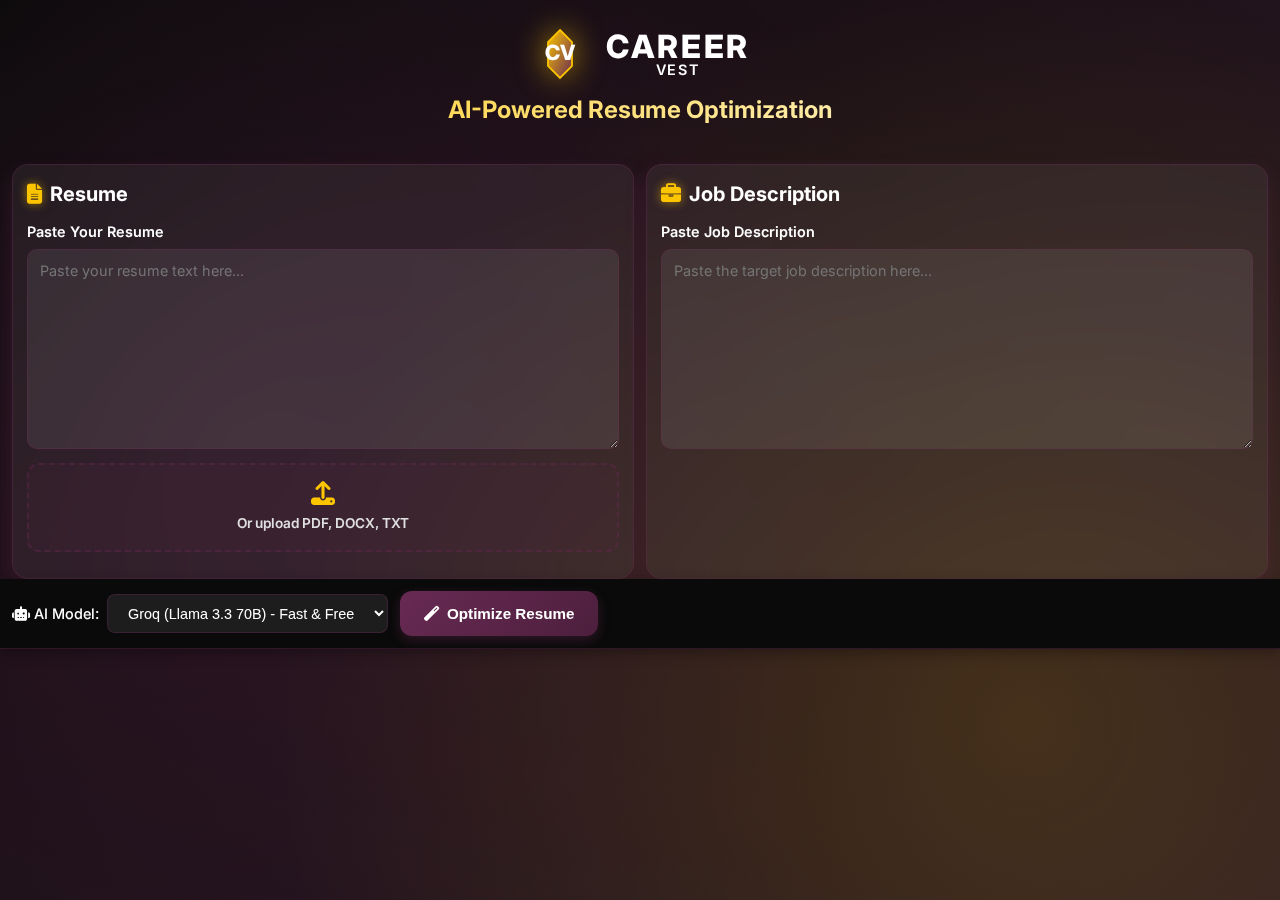
<file: templates/resume_analyzer_optimized.html>
<!DOCTYPE html>
<html lang="en">
<head>
    <meta charset="UTF-8">
    <meta name="viewport" content="width=device-width, initial-scale=1.0">
    <title>CareerVest Resume Match | AI-Powered Resume Optimization</title>
    <link rel="stylesheet" href="https://cdnjs.cloudflare.com/ajax/libs/font-awesome/6.4.0/css/all.min.css">
    <link href="https://fonts.googleapis.com/css2?family=Inter:wght@300;400;500;600;700;800&display=swap" rel="stylesheet">
    <style>
        * {
            margin: 0;
            padding: 0;
            box-sizing: border-box;
        }

        :root {
            /* CareerVest Brand Colors */
            --primary: #682A53;
            --primary-dark: #4d1f3d;
            --primary-light: #8a3a6d;
            --accent: #FDC500;
            --accent-dark: #d4a500;
            --accent-light: #ffd633;
            --success: #10b981;
            --warning: #FDC500;
            --danger: #ef4444;
            --bg: #0a0a0a;
            --bg-gradient: linear-gradient(135deg, #0a0a0a 0%, #1a0f15 30%, #2a1a25 100%);
            --bg-card: rgba(255, 255, 255, 0.05);
            --text: #ffffff;
            --text-muted: #e0e0e0;
            --border: rgba(104, 42, 83, 0.4);
            --shadow: 0 10px 20px rgba(104, 42, 83, 0.3);
        }

        body {
            font-family: 'Inter', -apple-system, BlinkMacSystemFont, sans-serif;
            background: var(--bg-gradient);
            background-attachment: fixed;
            color: var(--text);
            line-height: 1.5;
            min-height: 100vh;
            overflow-x: hidden;
        }

        body::before {
            content: '';
            position: fixed;
            top: 0;
            left: 0;
            width: 100%;
            height: 100%;
            background:
                radial-gradient(circle at 20% 50%, rgba(104, 42, 83, 0.2) 0%, transparent 60%),
                radial-gradient(circle at 80% 80%, rgba(253, 197, 0, 0.15) 0%, transparent 60%);
            pointer-events: none;
            z-index: 0;
        }

        .container {
            max-width: 1400px;
            margin: 0 auto;
            padding: 0.75rem;
            position: relative;
            z-index: 1;
        }

        .header {
            text-align: center;
            padding: 0.75rem 0;
            margin-bottom: 1rem;
        }

        .logo-container {
            display: flex;
            align-items: center;
            justify-content: center;
            gap: 1rem;
            margin-bottom: 0.5rem;
        }

        .logo-icon {
            width: 60px;
            height: 60px;
        }

        .logo-icon svg {
            width: 100%;
            height: 100%;
            filter: drop-shadow(0 0 15px rgba(253, 197, 0, 0.6));
        }

        .logo-text {
            display: flex;
            flex-direction: column;
            line-height: 1;
        }

        .logo-text .career {
            font-size: 2rem;
            font-weight: 800;
            color: #ffffff;
            letter-spacing: 0.08em;
        }

        .logo-text .vest {
            font-size: 0.9rem;
            font-weight: 600;
            color: #ffffff;
            letter-spacing: 0.12em;
        }

        .header h1 {
            font-size: 1.5rem;
            font-weight: 700;
            background: linear-gradient(135deg, #FDC500 0%, #ffffff 100%);
            -webkit-background-clip: text;
            -webkit-text-fill-color: transparent;
            margin: 0.5rem 0;
        }

        .main-content {
            display: grid;
            grid-template-columns: 1fr 1fr;
            gap: 0.75rem;
            margin-bottom: 0.75rem;
        }

        .card {
            background: rgba(255, 255, 255, 0.06);
            backdrop-filter: blur(20px);
            border: 1px solid var(--border);
            border-radius: 16px;
            padding: 0.9rem;
            transition: all 0.3s ease;
            box-shadow: var(--shadow);
        }

        .card:hover {
            transform: translateY(-2px);
            border-color: rgba(253, 197, 0, 0.6);
            box-shadow: 0 15px 30px rgba(104, 42, 83, 0.4);
        }

        .card h2 {
            font-size: 1.25rem;
            margin-bottom: 0.75rem;
            display: flex;
            align-items: center;
            gap: 0.5rem;
            font-weight: 700;
        }

        .card h2 i {
            color: var(--accent);
            text-shadow: 0 0 10px rgba(253, 197, 0, 0.6);
        }

        .form-group {
            margin-bottom: 0.75rem;
        }

        .form-group label {
            display: block;
            margin-bottom: 0.4rem;
            font-weight: 600;
            font-size: 0.9rem;
        }

        textarea {
            width: 100%;
            padding: 0.75rem;
            background: rgba(255, 255, 255, 0.08);
            border: 1px solid var(--border);
            border-radius: 10px;
            color: var(--text);
            font-size: 0.9rem;
            font-family: 'Inter', sans-serif;
            resize: vertical;
            min-height: 200px;
            transition: all 0.3s ease;
        }

        textarea:focus {
            outline: none;
            border-color: var(--accent);
            box-shadow: 0 0 0 3px rgba(253, 197, 0, 0.1);
        }

        .upload-area {
            border: 2px dashed var(--border);
            border-radius: 12px;
            padding: 1rem;
            text-align: center;
            transition: all 0.3s ease;
            background: rgba(104, 42, 83, 0.1);
            margin-top: 0.5rem;
            cursor: pointer;
        }

        .upload-area:hover {
            border-color: var(--accent);
            background: rgba(253, 197, 0, 0.12);
        }

        .upload-area i {
            color: var(--accent);
            font-size: 1.5rem;
            margin-bottom: 0.5rem;
        }

        .upload-area p {
            font-size: 0.85rem;
            color: var(--text-muted);
        }

        .btn {
            padding: 0.875rem 1.5rem;
            border: none;
            border-radius: 12px;
            font-size: 0.95rem;
            font-weight: 700;
            cursor: pointer;
            transition: all 0.3s ease;
            display: inline-flex;
            align-items: center;
            gap: 0.5rem;
            min-width: 160px;
            justify-content: center;
        }

        .btn-primary {
            background: linear-gradient(135deg, var(--primary) 0%, var(--primary-dark) 100%);
            color: white;
            box-shadow: 0 4px 12px rgba(104, 42, 83, 0.4);
        }

        .btn-primary:hover:not(:disabled) {
            transform: translateY(-2px);
            box-shadow: 0 6px 20px rgba(104, 42, 83, 0.6);
        }

        .btn-secondary {
            background: linear-gradient(135deg, var(--accent) 0%, var(--accent-dark) 100%);
            color: #000;
            box-shadow: 0 4px 12px rgba(253, 197, 0, 0.4);
        }

        .btn-secondary:hover {
            transform: translateY(-2px);
            box-shadow: 0 6px 20px rgba(253, 197, 0, 0.6);
        }

        .btn:disabled {
            opacity: 0.5;
            cursor: not-allowed;
        }

        .actions {
            display: flex;
            gap: 0.75rem;
            align-items: center;
            flex-wrap: wrap;
            margin-bottom: 1rem;
            position: sticky;
            top: 0;
            z-index: 100;
            background: var(--bg);
            padding: 0.75rem;
            margin: -0.75rem -0.75rem 1rem -0.75rem;
            border-bottom: 1px solid var(--border);
            backdrop-filter: blur(20px);
            box-shadow: 0 4px 12px rgba(0, 0, 0, 0.3);
        }

        .model-selector {
            display: flex;
            align-items: center;
            gap: 0.5rem;
        }

        .model-selector label {
            font-size: 0.9rem;
            font-weight: 500;
            color: var(--text);
            white-space: nowrap;
        }

        .model-select {
            padding: 0.6rem 1rem;
            background: rgba(255, 255, 255, 0.08);
            border: 1px solid var(--border);
            border-radius: 8px;
            color: var(--text);
            font-size: 0.9rem;
            font-weight: 500;
            cursor: pointer;
            transition: all 0.2s;
            min-width: 250px;
        }

        .model-select:hover {
            background: rgba(255, 255, 255, 0.12);
            border-color: var(--accent);
        }

        .model-select:focus {
            outline: none;
            border-color: var(--accent);
            box-shadow: 0 0 0 3px rgba(253, 197, 0, 0.1);
        }

        .model-select option {
            background: #1a1a2e;
            color: var(--text);
        }

        .spinner {
            border: 3px solid rgba(255, 255, 255, 0.1);
            border-top: 3px solid var(--accent);
            border-radius: 50%;
            width: 20px;
            height: 20px;
            animation: spin 1s linear infinite;
        }

        @keyframes spin {
            0% { transform: rotate(0deg); }
            100% { transform: rotate(360deg); }
        }

        .loading {
            display: none;
            align-items: center;
            gap: 0.5rem;
            color: var(--text-muted);
        }

        .loading.show {
            display: flex;
        }

        .results {
            display: none;
            background: rgba(255, 255, 255, 0.06);
            backdrop-filter: blur(20px);
            border: 1px solid var(--border);
            border-radius: 16px;
            padding: 1.25rem;
            margin-top: 1rem;
        }

        .results.show {
            display: block;
        }

        .score-grid {
            display: grid;
            grid-template-columns: repeat(3, 1fr);
            gap: 1rem;
            margin-bottom: 1.5rem;
        }

        .score-card {
            background: rgba(104, 42, 83, 0.1);
            padding: 1rem;
            border-radius: 12px;
            text-align: center;
            border: 1px solid var(--border);
        }

        .score-value {
            font-size: 2rem;
            font-weight: 800;
            background: linear-gradient(135deg, var(--accent) 0%, #fff 100%);
            -webkit-background-clip: text;
            -webkit-text-fill-color: transparent;
        }

        .score-label {
            font-size: 0.8rem;
            color: var(--text-muted);
            margin-top: 0.25rem;
        }

        .tabs {
            display: flex;
            gap: 0.5rem;
            margin-bottom: 1rem;
            border-bottom: 2px solid var(--border);
        }

        .tab {
            padding: 0.625rem 1.25rem;
            background: none;
            border: none;
            color: var(--text-muted);
            cursor: pointer;
            font-weight: 600;
            font-size: 0.9rem;
            border-bottom: 2px solid transparent;
            margin-bottom: -2px;
            transition: all 0.3s ease;
        }

        .tab.active {
            color: var(--accent);
            border-bottom-color: var(--accent);
        }

        .tab-content {
            display: none;
        }

        .tab-content.active {
            display: block;
        }

        .resume-preview {
            background: rgba(0, 0, 0, 0.3);
            padding: 1rem;
            border-radius: 10px;
            max-height: 400px;
            overflow-y: auto;
            font-family: monospace;
            font-size: 0.85rem;
            white-space: pre-wrap;
            border: 1px solid var(--border);
        }

        .analytics-grid {
            display: grid;
            grid-template-columns: repeat(3, 1fr);
            gap: 0.75rem;
            margin-bottom: 1rem;
        }

        .analytics-card {
            background: rgba(255, 255, 255, 0.05);
            padding: 0.875rem;
            border-radius: 8px;
            text-align: center;
        }

        .analytics-value {
            font-size: 1.5rem;
            font-weight: 700;
            color: var(--accent);
        }

        .analytics-label {
            font-size: 0.75rem;
            color: var(--text-muted);
            margin-top: 0.25rem;
        }

        @media (max-width: 768px) {
            .main-content {
                grid-template-columns: 1fr;
            }

            .score-grid {
                grid-template-columns: 1fr;
            }
        }

        input[type="file"] {
            display: none;
        }

        .status {
            padding: 0.625rem 1rem;
            border-radius: 8px;
            font-size: 0.85rem;
            display: none;
        }

        .status.show {
            display: inline-block;
        }

        .status.success {
            background: rgba(16, 185, 129, 0.2);
            color: var(--success);
            border: 1px solid var(--success);
        }

        .status.error {
            background: rgba(239, 68, 68, 0.2);
            color: var(--danger);
            border: 1px solid var(--danger);
        }
    </style>
</head>
<body>
    <div class="container">
        <!-- Header -->
        <div class="header">
            <div class="logo-container">
                <div class="logo-icon">
                    <svg viewBox="0 0 100 100" xmlns="http://www.w3.org/2000/svg">
                        <defs>
                            <linearGradient id="logoGrad" x1="0%" y1="0%" x2="100%" y2="100%">
                                <stop offset="0%" style="stop-color:#FDC500;stop-opacity:1" />
                                <stop offset="100%" style="stop-color:#682A53;stop-opacity:1" />
                            </linearGradient>
                        </defs>
                        <path d="M50 10 L70 30 L70 70 L50 90 L30 70 L30 30 Z" fill="url(#logoGrad)" stroke="#FDC500" stroke-width="3"/>
                        <text x="50" y="60" font-family="Inter, sans-serif" font-size="35" font-weight="800" fill="#ffffff" text-anchor="middle">CV</text>
                    </svg>
                </div>
                <div class="logo-text">
                    <div class="career">CAREER</div>
                    <div class="vest">VEST</div>
                </div>
            </div>
            <h1>AI-Powered Resume Optimization</h1>
        </div>

        <!-- Main Input Area -->
        <div class="main-content">
            <div class="card">
                <h2><i class="fas fa-file-alt"></i> Resume</h2>
                <div class="form-group">
                    <label>Paste Your Resume</label>
                    <textarea id="resumeText" placeholder="Paste your resume text here..."></textarea>
                    <label for="resumeFile" class="upload-area">
                        <i class="fas fa-upload"></i>
                        <p>Or upload PDF, DOCX, TXT</p>
                        <input type="file" id="resumeFile" accept=".pdf,.docx,.doc,.txt">
                    </label>
                </div>
            </div>

            <div class="card">
                <h2><i class="fas fa-briefcase"></i> Job Description</h2>
                <div class="form-group">
                    <label>Paste Job Description</label>
                    <textarea id="jobDescription" placeholder="Paste the target job description here..."></textarea>
                </div>
            </div>
        </div>

        <!-- Actions -->
        <div class="actions">
            <div class="model-selector">
                <label for="aiModel"><i class="fas fa-robot"></i> AI Model:</label>
                <select id="aiModel" class="model-select">
                    <option value="groq" selected>Groq (Llama 3.3 70B) - Fast & Free</option>
                    <option value="openai">OpenAI (GPT-4) - Premium</option>
                    <option value="claude">Claude (Anthropic) - Premium</option>
                    <option value="gemini">Google Gemini - Premium</option>
                </select>
            </div>
            <button class="btn btn-primary" id="optimizeBtn">
                <i class="fas fa-magic"></i> Optimize Resume
            </button>
            <div class="loading" id="loading">
                <div class="spinner"></div>
                <span id="loadingText">Processing...</span>
            </div>
            <div class="status" id="status"></div>
        </div>

        <!-- Results -->
        <div class="results" id="results">
            <!-- Scores -->
            <div class="score-grid">
                <div class="score-card">
                    <div class="score-value" id="originalScore">-</div>
                    <div class="score-label">Original Score</div>
                </div>
                <div class="score-card">
                    <div class="score-value" id="newScore">-</div>
                    <div class="score-label">Optimized Score</div>
                </div>
                <div class="score-card">
                    <div class="score-value" id="improvement" style="background: linear-gradient(135deg, #10b981 0%, #fff 100%); -webkit-background-clip: text; -webkit-text-fill-color: transparent;">-</div>
                    <div class="score-label">Improvement</div>
                </div>
            </div>

            <!-- Tabs -->
            <div class="tabs">
                <button class="tab active" data-tab="optimized">Optimized Resume</button>
                <button class="tab" data-tab="analytics">Analytics</button>
            </div>

            <!-- Optimized Resume Tab -->
            <div class="tab-content active" id="tab-optimized">
                <div style="display: flex; gap: 0.5rem; margin-bottom: 1rem; flex-wrap: wrap;">
                    <button class="btn btn-secondary" id="downloadPdfBtn">
                        <i class="fas fa-file-pdf"></i> Download PDF
                    </button>
                    <button class="btn btn-secondary" id="downloadWordBtn">
                        <i class="fas fa-file-word"></i> Download Word
                    </button>
                </div>
                <div class="resume-preview" id="resumePreview"></div>
            </div>

            <!-- Analytics Tab -->
            <div class="tab-content" id="tab-analytics">
                <div class="analytics-grid" id="analyticsGrid"></div>
                <div id="analyticsDetails"></div>
            </div>
        </div>
    </div>

    <script>
        const resumeText = document.getElementById('resumeText');
        const jobDescription = document.getElementById('jobDescription');
        const optimizeBtn = document.getElementById('optimizeBtn');
        const loading = document.getElementById('loading');
        const status = document.getElementById('status');
        const results = document.getElementById('results');
        const resumePreview = document.getElementById('resumePreview');
        const downloadPdfBtn = document.getElementById('downloadPdfBtn');
        const downloadWordBtn = document.getElementById('downloadWordBtn');
        const resumeFile = document.getElementById('resumeFile');

        let optimizedResume = '';
        let downloadResume = '';

        // File upload handler
        resumeFile.addEventListener('change', async (e) => {
            const file = e.target.files[0];
            if (!file) return;

            const formData = new FormData();
            formData.append('file', file);

            try {
                showStatus('Uploading...', 'success');
                const response = await fetch('/api/upload-resume', {
                    method: 'POST',
                    body: formData
                });

                const data = await response.json();
                console.log('Upload response:', data);  // Debug log
                if (data.success) {
                    resumeText.value = data.resume_text;
                    showStatus('Resume uploaded successfully', 'success');
                    setTimeout(() => hideStatus(), 3000);
                } else {
                    showStatus('Upload failed: ' + data.error, 'error');
                }
            } catch (error) {
                showStatus('Upload error: ' + error.message, 'error');
            }
        });

        // Tab switching
        document.querySelectorAll('.tab').forEach(tab => {
            tab.addEventListener('click', () => {
                const tabName = tab.dataset.tab;
                document.querySelectorAll('.tab').forEach(t => t.classList.remove('active'));
                document.querySelectorAll('.tab-content').forEach(c => c.classList.remove('active'));
                tab.classList.add('active');
                document.getElementById('tab-' + tabName).classList.add('active');
            });
        });

        // Optimize button
        optimizeBtn.addEventListener('click', async () => {
            const resume = resumeText.value.trim();
            const job = jobDescription.value.trim();
            const selectedModel = document.getElementById('aiModel').value;

            if (!resume || !job) {
                showStatus('Please enter both resume and job description', 'error');
                return;
            }

            setLoading(true, 'Analyzing and optimizing with ' + selectedModel.toUpperCase() + '...');
            hideStatus();
            results.classList.remove('show');

            try {
                const response = await fetch('/api/optimize', {
                    method: 'POST',
                    headers: { 'Content-Type': 'application/json' },
                    body: JSON.stringify({
                        resume_text: resume,
                        job_description: job,
                        provider: selectedModel,
                        template: 'professional_modern'
                    })
                });

                const data = await response.json();

                if (data.success) {
                    optimizedResume = data.optimized_resume;
                    downloadResume = data.download_resume;

                    // Display scores
                    const scores = data.score_comparison;
                    document.getElementById('originalScore').textContent = scores.original_score + '%';
                    document.getElementById('newScore').textContent = scores.new_score + '%';
                    document.getElementById('improvement').textContent = '+' + scores.improvement + '%';

                    // Display resume
                    resumePreview.textContent = optimizedResume;

                    // Display analytics
                    if (data.analytics) {
                        showAnalytics(data.analytics);
                    }

                    results.classList.add('show');
                    showStatus('Resume optimized successfully!', 'success');
                } else {
                    showStatus('Optimization failed: ' + data.error, 'error');
                }
            } catch (error) {
                showStatus('Error: ' + error.message, 'error');
            } finally {
                setLoading(false);
            }
        });

        // PDF Download button
        downloadPdfBtn.addEventListener('click', async () => {
            if (!downloadResume) {
                showStatus('Please optimize a resume first', 'error');
                return;
            }

            try {
                showStatus('Generating PDF...', 'info');
                const response = await fetch('/api/download/pdf', {
                    method: 'POST',
                    headers: { 'Content-Type': 'application/json' },
                    body: JSON.stringify({ resume_text: downloadResume })
                });

                if (!response.ok) {
                    const error = await response.json();
                    showStatus('PDF generation failed: ' + (error.error || 'Unknown error'), 'error');
                    return;
                }

                const blob = await response.blob();
                const url = URL.createObjectURL(blob);
                const a = document.createElement('a');
                a.href = url;
                a.download = 'optimized_resume.pdf';
                a.click();
                URL.revokeObjectURL(url);
                showStatus('PDF downloaded successfully', 'success');
            } catch (error) {
                showStatus('Error downloading PDF: ' + error.message, 'error');
            }
        });

        // Word Download button
        downloadWordBtn.addEventListener('click', async () => {
            if (!downloadResume) {
                showStatus('Please optimize a resume first', 'error');
                return;
            }

            try {
                showStatus('Generating Word document...', 'info');
                const response = await fetch('/api/download/docx', {
                    method: 'POST',
                    headers: { 'Content-Type': 'application/json' },
                    body: JSON.stringify({ resume_text: downloadResume })
                });

                if (!response.ok) {
                    const error = await response.json();
                    showStatus('Word generation failed: ' + (error.error || 'Unknown error'), 'error');
                    return;
                }

                const blob = await response.blob();
                const url = URL.createObjectURL(blob);
                const a = document.createElement('a');
                a.href = url;
                a.download = 'optimized_resume.docx';
                a.click();
                URL.revokeObjectURL(url);
                showStatus('Word document downloaded successfully', 'success');
            } catch (error) {
                showStatus('Error downloading Word document: ' + error.message, 'error');
            }
        });

        function setLoading(isLoading, text = 'Processing...') {
            if (isLoading) {
                loading.classList.add('show');
                document.getElementById('loadingText').textContent = text;
                optimizeBtn.disabled = true;
            } else {
                loading.classList.remove('show');
                optimizeBtn.disabled = false;
            }
        }

        function showStatus(message, type) {
            status.textContent = message;
            status.className = 'status show ' + type;
        }

        function hideStatus() {
            status.classList.remove('show');
        }

        function showAnalytics(analytics) {
            const grid = document.getElementById('analyticsGrid');
            const details = document.getElementById('analyticsDetails');

            let html = '';

            // Keyword analysis
            if (analytics.keyword_analysis) {
                const ka = analytics.keyword_analysis;
                html += `
                    <div class="analytics-card">
                        <div class="analytics-value">${ka.total_matched_keywords || 0}</div>
                        <div class="analytics-label">Keywords Matched</div>
                    </div>
                    <div class="analytics-card">
                        <div class="analytics-value">${ka.keywords_added || 0}</div>
                        <div class="analytics-label">Keywords Added</div>
                    </div>
                    <div class="analytics-card">
                        <div class="analytics-value">${ka.coverage_percentage || 0}%</div>
                        <div class="analytics-label">Coverage</div>
                    </div>
                `;
            }

            grid.innerHTML = html;

            // Changes made with Show More functionality
            if (analytics.change_explanations && analytics.change_explanations.length > 0) {
                const allChanges = analytics.change_explanations;
                let showingAll = false;

                function renderChanges(showAll) {
                    const changesToShow = showAll ? allChanges : allChanges.slice(0, 3);
                    let detailsHtml = '<div style="margin-top: 1rem;">';
                    detailsHtml += '<h3 style="font-size: 1rem; margin-bottom: 0.75rem; color: var(--accent);">Key Changes</h3>';
                    detailsHtml += '<div id="changesContainer" style="background: rgba(0, 0, 0, 0.3); padding: 1rem; border-radius: 10px; max-height: 300px; overflow-y: auto;">';

                    changesToShow.forEach(change => {
                        detailsHtml += `
                            <div style="margin-bottom: 0.75rem; padding: 0.75rem; background: rgba(255, 255, 255, 0.05); border-radius: 8px; border-left: 3px solid var(--accent);">
                                <strong style="color: var(--accent);">${change.section}</strong>: ${change.explanation}
                            </div>
                        `;
                    });

                    detailsHtml += '</div>';

                    // Add Show More/Less button if there are more than 3 changes
                    if (allChanges.length > 3) {
                        const buttonText = showAll ? 'Show Less' : `Show More (${allChanges.length - 3} more)`;
                        detailsHtml += `
                            <button id="toggleChangesBtn" style="
                                margin-top: 0.75rem;
                                padding: 0.5rem 1rem;
                                background: #682A53;
                                color: #FDC500;
                                border: none;
                                border-radius: 6px;
                                font-size: 0.85rem;
                                font-weight: 600;
                                cursor: pointer;
                                transition: all 0.2s;
                                width: 100%;
                                box-shadow: 0 2px 8px rgba(104, 42, 83, 0.3);
                            " onmouseover="this.style.background='#7d3463'; this.style.boxShadow='0 4px 12px rgba(104, 42, 83, 0.5)'"
                               onmouseout="this.style.background='#682A53'; this.style.boxShadow='0 2px 8px rgba(104, 42, 83, 0.3)'">
                                ${buttonText}
                            </button>
                        `;
                    }

                    detailsHtml += '</div>';
                    details.innerHTML = detailsHtml;

                    // Attach click handler to toggle button
                    const toggleBtn = document.getElementById('toggleChangesBtn');
                    if (toggleBtn) {
                        toggleBtn.onclick = () => {
                            showingAll = !showingAll;
                            renderChanges(showingAll);
                        };
                    }
                }

                // Initial render showing only 3 changes
                renderChanges(false);
            }
        }
    </script>
</body>
</html>
</file>
